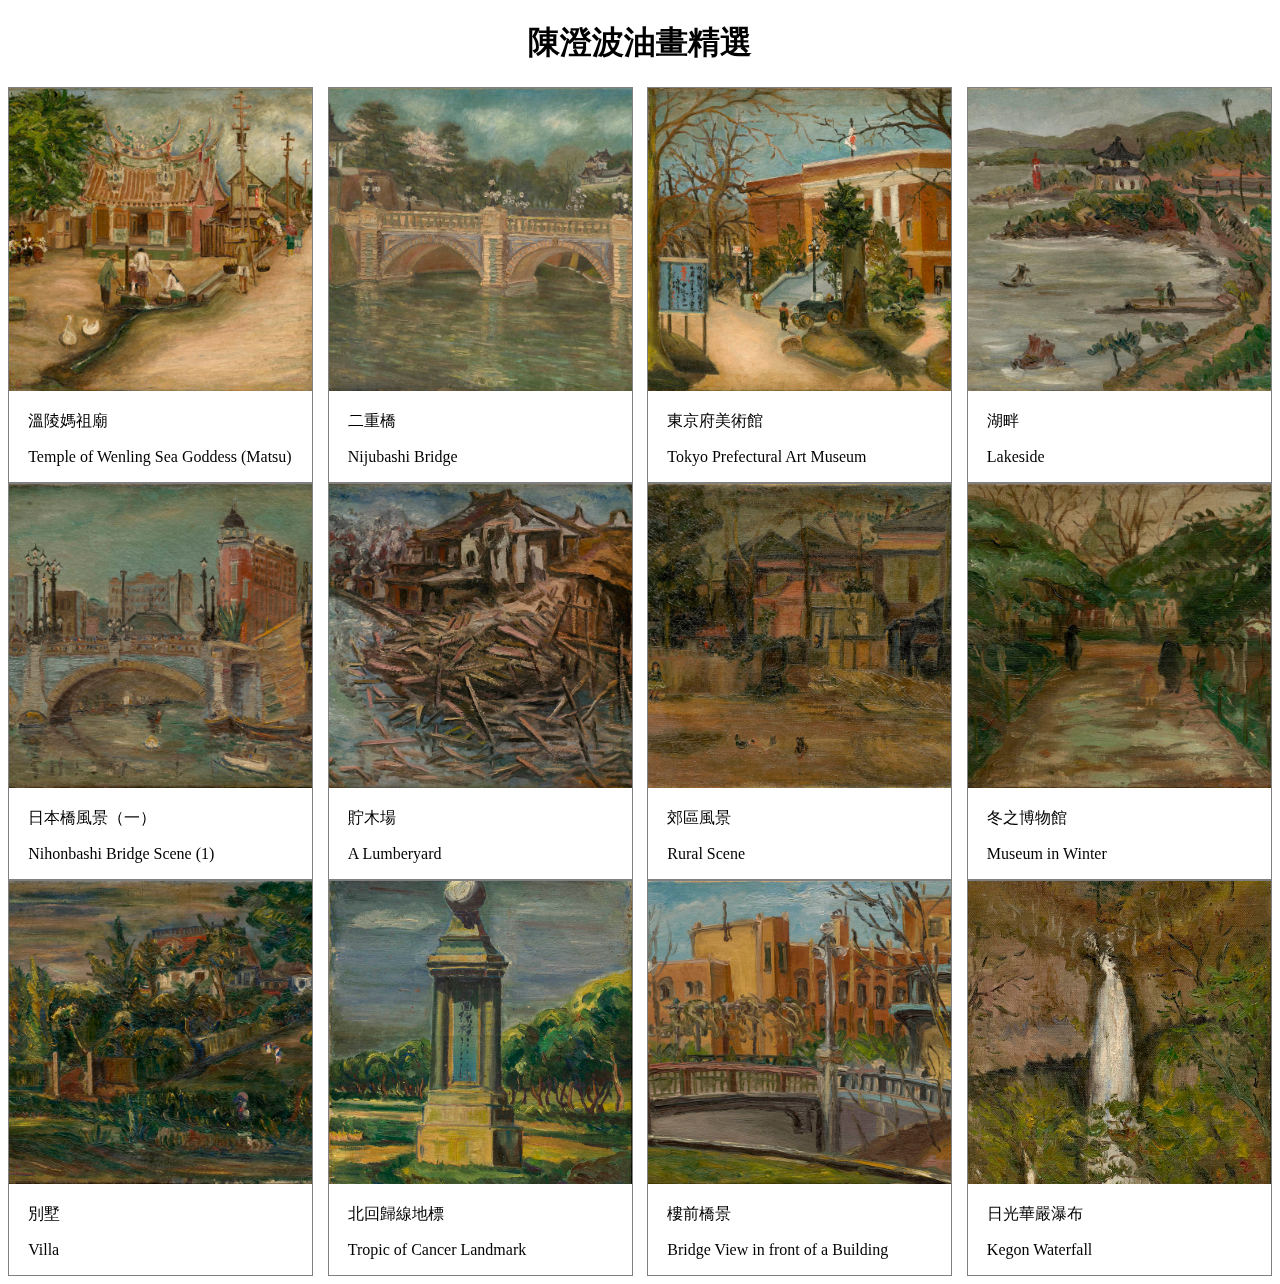
<file: indexx.html>
<!DOCTYPE html>
<html lang="en">
<head>
    <meta charset="UTF-8">
    <meta name="viewport" content="width=device-width, initial-scale=1.0">
    <!--fanybox-->
    <script src="https://cdn.jsdelivr.net/npm/@fancyapps/ui@5.0/dist/fancybox/fancybox.umd.js"></script>
    <link rel="stylesheet" href="https://cdn.jsdelivr.net/npm/@fancyapps/ui@5.0/dist/fancybox/fancybox.css">
    <!--aos-->
    <link href="https://unpkg.com/aos@2.3.1/dist/aos.css" rel="stylesheet">
    <script src="https://unpkg.com/aos@2.3.1/dist/aos.js"></script>

    <link rel="stylesheet" href="style.css">
    <title>陳澄波油畫精選</title>
</head>
<body>
    <div  data-aos="flip-left">
        <h1>陳澄波油畫精選</h1>
    </div>

    <div class="album">
        <div class="pic"  data-aos="fade-down" data-aos-delay="200">
            <a href="./OCJ1_01.jpg" data-fancybox="group1">
                 <img src="./OCJ1_01.jpg" alt="">
            </a>
            <p>溫陵媽祖廟</p>
            <p>Temple of Wenling Sea Goddess (Matsu)</p>
        </div>

        <div class="pic" data-aos="fade-down" data-aos-delay="400">
            <a href="./OCJ1_02.jpg" data-fancybox="group1">
                <img src="./OCJ1_02.jpg" alt="">
            </a>
            <p>二重橋</p>
            <p>Nijubashi Bridge</p>
    
        </div>
    
        <div class="pic" data-aos="fade-down" data-aos-delay="600">
            <a href="./OCJ1_03.jpg" data-fancybox="group1">
                <img src="./OCJ1_03.jpg" alt="">
            </a>
            <p>東京府美術館</p>
            <p>Tokyo Prefectural Art Museum</p>
    
        </div>

        <div class="pic" data-aos="fade-down" data-aos-delay="800">
            <a href="./OCJ1_04.jpg" data-fancybox="group1">
                <img src="./OCJ1_04.jpg" alt="">
            </a>            <p>湖畔</p>
            <p>Lakeside</p>
    
        </div>
    
        <div class="pic" data-aos="fade-down" data-aos-delay="1000">
             <a href="./OCJ1_05.jpg" data-fancybox="group1">
                <img src="./OCJ1_05.jpg" alt="">
            </a>
            <p>日本橋風景（一）</p>
            <p>Nihonbashi Bridge Scene (1)</p>
    
        </div>

        <div class="pic" data-aos="fade-down" data-aos-delay="1200">
             <a href="./OCJ1_06.jpg" data-fancybox="group1">
                <img src="./OCJ1_06.jpg" alt="">
            </a>
            <p>貯木場</p>
            <p>A Lumberyard </p>
    
        </div>

        <div class="pic" data-aos="fade-down" data-aos-delay="1400">
             <a href="./OCJ1_07.jpg" data-fancybox="group1">
                <img src="./OCJ1_07.jpg" alt="">
            </a>
            <p>郊區風景</p>
            <p>Rural Scene </p>
        </div>

        <div class="pic" data-aos="fade-down" data-aos-delay="1600">
             <a href="./OCJ1_08.jpg" data-fancybox="group1">
                <img src="./OCJ1_08.jpg" alt="">
            </a>
            <p>冬之博物館</p>
            <p>Museum in Winter</p>
        </div>

        <div class="pic" data-aos="fade-down" data-aos-delay="1800">
             <a href="./OCJ1_09.jpg" data-fancybox="group1">
                <img src="./OCJ1_09.jpg" alt="">
            </a>
            <p>別墅</p>
            <p>Villa</p>
        </div>

        <div class="pic" data-aos="fade-down" data-aos-delay="2000">
             <a href="./OCJ1_10.jpg" data-fancybox="group1">
                <img src="./OCJ1_10.jpg" alt="">
            </a>
            <p>北回歸線地標</p>
            <p>Tropic of Cancer Landmark</p>
        </div>

        <div class="pic" data-aos="fade-down" data-aos-delay="2200">
             <a href="./OCJ1_11.jpg" data-fancybox="group1">
                <img src="./OCJ1_11.jpg" alt="">
            </a>
            <p>樓前橋景</p>
            <p>Bridge View in front of a Building </p>
        </div>
    
        <div class="pic" data-aos="fade-down" data-aos-delay="2400">
             <a href="./OCJ1_12.jpg" data-fancybox="group1">
                <img src="./OCJ1_12.jpg" alt="">
            </a>
            <p>日光華嚴瀑布</p>
            <p>Kegon Waterfall </p>
        </div>
    </div>

<script>
    Fancybox.bind("[data-fancybox]");
    AOS.init();
</script>
        
    

    
</body>
</html>
</file>
<file: style.css>
h1{
    text-align:center;
}
.album{
    display:flex;
    flex-wrap:wrap;
    justify-content: space-between;
}

.pic{
    width:48%;
    border:solid grey thin;
    transition: all 0.5s ease;
    overflow:hidden;
}
.pic:hover{
    background-color: rgb(17, 193, 176);
}

.pic p{
    padding-left: 1.2rem;
}

.pic img{
    max-width:100%;
    aspect-ratio: 1/ 1; 
    object-fit: cover;
    object-position: center;
    transition: all 0.5s ease;
}

.pic:hover img{
    transform:translate(0,-5px) scale(1.05);
    filter:sepia(0.5);
}


@media screen and (min-width:768px) {  
   .pic{
        width:32%;
   }
}

@media screen and (min-width:1024px) {  
    .pic{
         width:24%;
    }
 }

@media screen and (min-width:1440px) {  
    .pic{
         width:16%;
    }
 }
</file>
